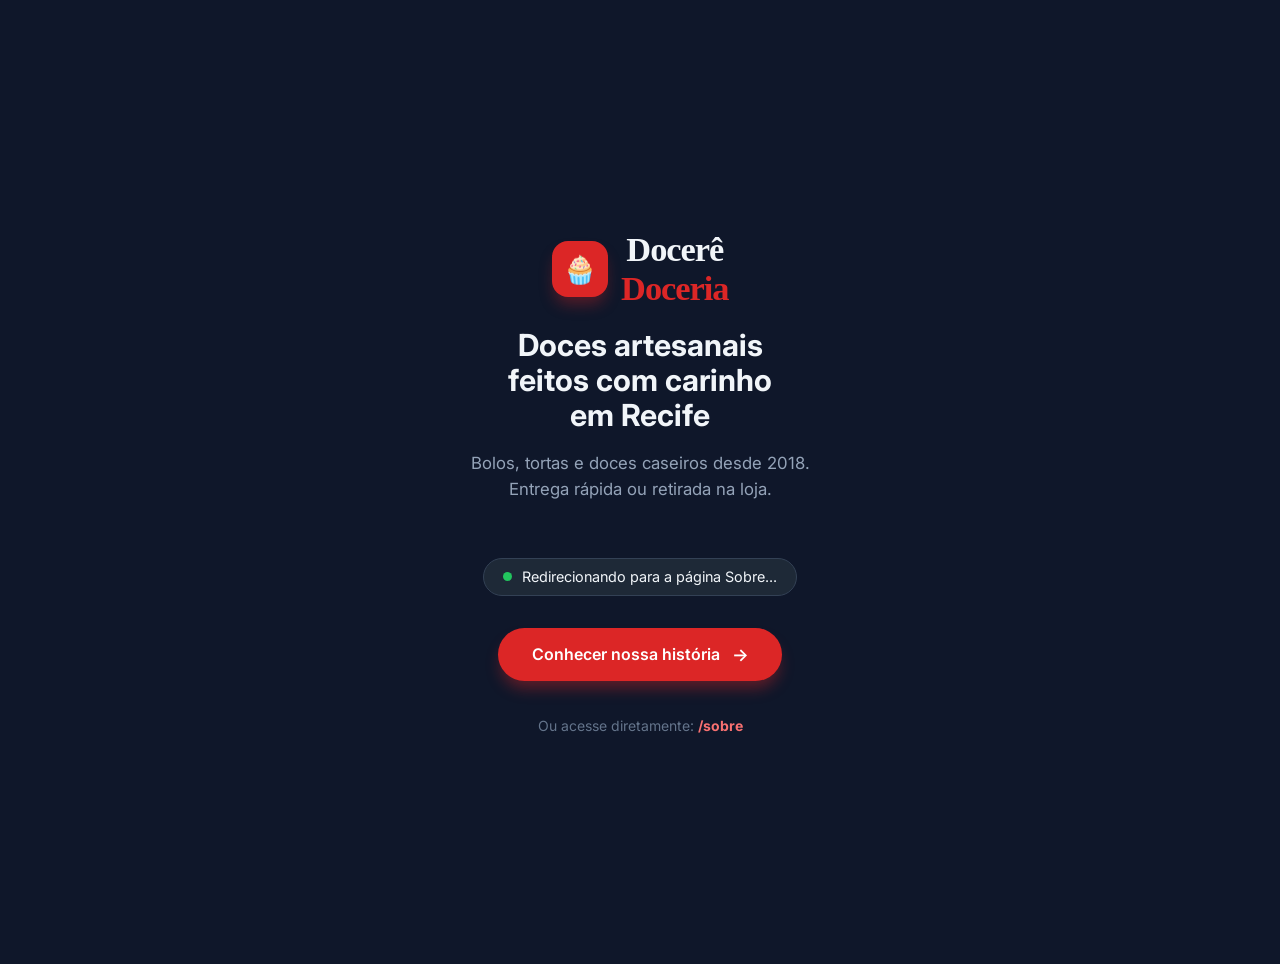
<file: index.html>
<!DOCTYPE html>
<html lang="pt-BR">

<head>
    <meta charset="UTF-8">
    <meta name="viewport" content="width=device-width, initial-scale=1.0">

    <!-- ==================== SEO LOCAL ==================== -->
    <title>Docerê Doceria • Bolos e Doces Artesanais em Recife</title>
    <meta name="description"
        content="Docerê Doceria em Recife. Bolos artesanais, tortas e doces caseiros feitos com carinho desde 2018. Entrega rápida ou retirada na loja no Santo Antônio.">
    <meta name="keywords"
        content="doceria recife, bolos artesanais recife, doces caseiros recife, torta recife, brigadeiro gourmet, bolos personalizados recife, doceria em recife, doces artesanais santo antônio">
    <meta name="author" content="Docerê Doceria">
    <meta name="robots" content="index, follow">
    <link rel="canonical" href="https://doceredoceria.com.br/">

    <!-- Open Graph -->
    <meta property="og:type" content="website">
    <meta property="og:title" content="Docerê Doceria • Doces Artesanais em Recife">
    <meta property="og:description"
        content="Bolos, tortas e doces artesanais feitos com carinho em Recife desde 2018. Entrega ou retirada na loja.">
    <meta property="og:image" content="https://picsum.photos/id/292/1200/630">
    <meta property="og:url" content="https://doceredoceria.com.br/">
    <meta property="og:site_name" content="Docerê Doceria">
    <meta property="og:locale" content="pt_BR">

    <!-- Twitter -->
    <meta name="twitter:card" content="summary_large_image">
    <meta name="twitter:title" content="Docerê Doceria • Bolos e Doces em Recife">
    <meta name="twitter:description"
        content="Doceria artesanal em Recife. Bolos e doces feitos na hora com muito carinho.">

    <!-- Favicon -->
    <link rel="icon"
        href="data:image/svg+xml,<svg xmlns=%22http://www.w3.org/2000/svg%22 viewBox=%220 0 100 100%22><text y=%22.9em%22 font-size=%2290%22>🧁</text></svg>">

    <style>
        @import url('https://fonts.googleapis.com/css2?family=Inter:wght@400;500;600&amp;family=Playfair+Display:wght@700&amp;display=swap');

        body {
            font-family: 'Inter', system-ui, -apple-system, BlinkMacSystemFont, "Segoe UI", Roboto, sans-serif;
            background: #0f172a;
            color: #f1f5f9;
            margin: 0;
            min-height: 100vh;
            display: flex;
            align-items: center;
            justify-content: center;
            padding: 2rem 1rem;
        }

        .logo-font {
            font-family: 'Playfair Display', Georgia, serif;
            font-weight: 700;
            letter-spacing: -0.03em;
        }

        .container {
            max-width: 420px;
            text-align: center;
        }

        .status {
            display: inline-flex;
            align-items: center;
            gap: 0.6rem;
            background: #1e2937;
            padding: 0.6rem 1.2rem;
            border-radius: 9999px;
            font-size: 0.9rem;
            margin: 1.5rem 0 2rem;
            border: 1px solid #334155;
        }

        .dot {
            width: 9px;
            height: 9px;
            background: #22c55e;
            border-radius: 9999px;
            animation: pulse 2s infinite;
        }

        @keyframes pulse {

            0%,
            100% {
                opacity: 1;
            }

            50% {
                opacity: 0.35;
            }
        }

        .logo {
            display: flex;
            align-items: center;
            justify-content: center;
            gap: 0.85rem;
            margin-bottom: 1.25rem;
        }

        .logo-icon {
            width: 56px;
            height: 56px;
            background: #DC2626;
            border-radius: 16px;
            display: flex;
            align-items: center;
            justify-content: center;
            color: white;
            font-size: 1.7rem;
            box-shadow: 0 10px 15px -3px rgb(220 38 38 / 0.35);
        }

        h1 {
            font-size: 1.9rem;
            line-height: 1.15;
            margin: 0 0 0.6rem;
            font-weight: 700;
        }

        .subtitle {
            color: #94a3b8;
            font-size: 1.05rem;
            margin-bottom: 2rem;
            line-height: 1.55;
        }

        .btn {
            display: inline-flex;
            align-items: center;
            justify-content: center;
            gap: 0.5rem;
            background: #DC2626;
            color: white;
            padding: 1rem 2.1rem;
            border-radius: 9999px;
            text-decoration: none;
            font-weight: 600;
            font-size: 1rem;
            transition: all 0.2s cubic-bezier(0.4, 0, 0.2, 1);
            box-shadow: 0 10px 15px -3px rgb(220 38 38 / 0.4);
        }

        .btn:hover {
            background: #b91c1c;
            transform: translateY(-2px);
        }

        .info {
            margin-top: 2.25rem;
            font-size: 0.875rem;
            color: #64748b;
        }

        .info a {
            color: #f87171;
            text-decoration: none;
            font-weight: 500;
        }
    </style>
</head>

<body>
    <div class="container">
        <!-- Logo -->
        <div class="logo">
            <div class="logo-icon">
                🧁
            </div>
            <div>
                <span class="logo-font" style="font-size: 2.15rem;">Docerê</span><br>
                <span class="logo-font" style="font-size: 2.15rem; color: #DC2626;">Doceria</span>
            </div>
        </div>

        <h1>Doces artesanais<br>feitos com carinho<br>em Recife</h1>

        <p class="subtitle">
            Bolos, tortas e doces caseiros desde 2018.<br>
            Entrega rápida ou retirada na loja.
        </p>

        <!-- Status de redirecionamento -->
        <div class="status">
            <div class="dot"></div>
            <span>Redirecionando para a página Sobre...</span>
        </div>

        <!-- Botão principal -->
        <a href="./sobre" class="btn">
            Conhecer nossa história
            <span style="font-size:1.1rem; margin-left:4px;">→</span>
        </a>

        <div class="info">
            Ou acesse diretamente: <a href="./sobre/"><strong>/sobre</strong></a>
        </div>
    </div>

    <!-- ==================== STRUCTURED DATA (Local SEO) ==================== -->
    <script type="application/ld+json">
    {
      "@context": "https://schema.org",
      "@type": "Bakery",
      "name": "Docerê Doceria",
      "description": "Doceria artesanal em Recife especializada em bolos, tortas e doces caseiros feitos com carinho desde 2018.",
      "url": "https://doceredoceria.com.br/",
      "telephone": "+5581999999999",
      "address": {
        "@type": "PostalAddress",
        "streetAddress": "Avenida Dois Rios, 79 - Ibura, Recife - PE",
        "addressLocality": "Recife",
        "addressRegion": "Pernambuco",
        "postalCode": "50020-050",
        "addressCountry": "BR"
      },
      "geo": {
        "@type": "GeoCoordinates",
        "latitude": "-8.0631",
        "longitude": "-34.8711"
      },
      "openingHoursSpecification": [
        {
          "@type": "OpeningHoursSpecification",
          "dayOfWeek": ["Wednesday", "Thursday", "Friday"],
          "opens": "11:00",
          "closes": "18:30"
        },
        {
          "@type": "OpeningHoursSpecification",
          "dayOfWeek": "Tuesday",
          "opens": "11:00",
          "closes": "18:00"
        },
        {
          "@type": "OpeningHoursSpecification",
          "dayOfWeek": "Saturday",
          "opens": "11:00",
          "closes": "17:00"
        }
      ],
      "sameAs": [
        "https://www.instagram.com/doceredoceria"
      ],
      "areaServed": "Recife"
    }
    </script>

    <script>
        // Redirecionamento automático
        setTimeout(() => {
            window.location.replace("./sobre/");
        }, 2100);
    </script>
</body>

</html>
</file>
